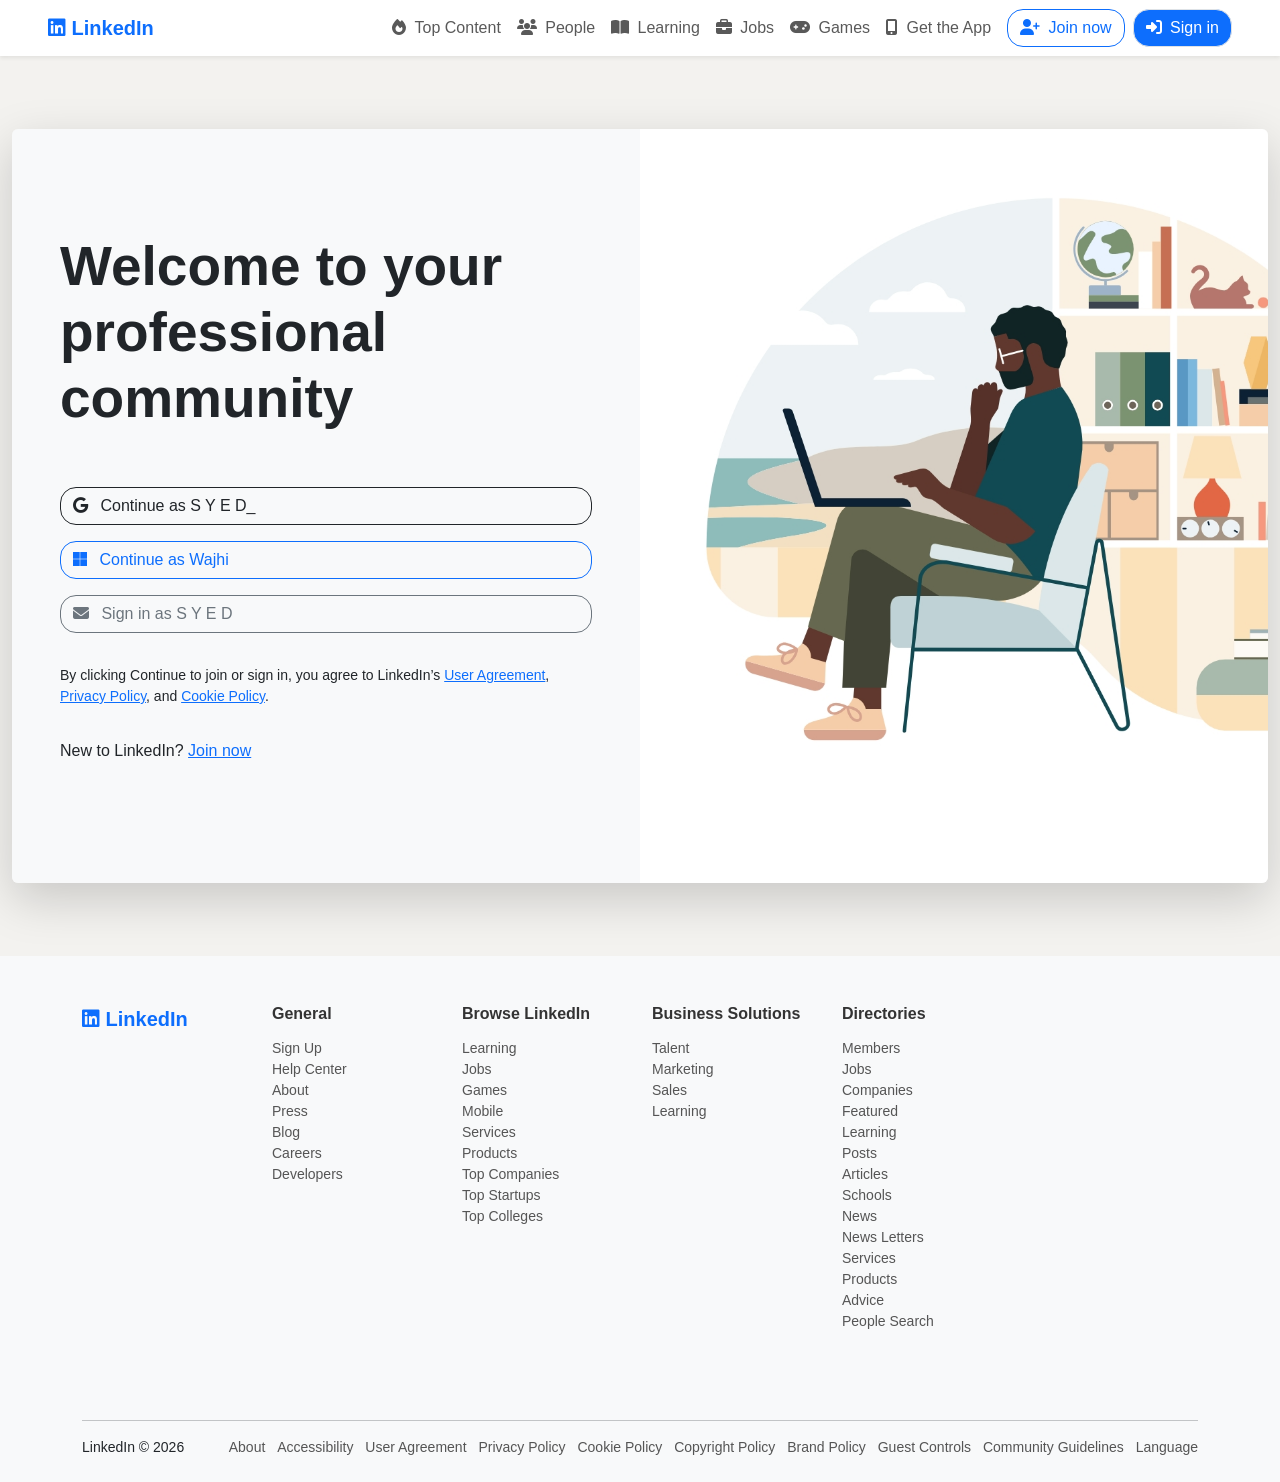
<file: index.html>
<!DOCTYPE html>
<html lang="en">

<head>
  <meta charset="UTF-8">
  <meta name="viewport" content="width=device-width, initial-scale=1.0">
  <title>Login Page</title>
  <link href="https://cdn.jsdelivr.net/npm/bootstrap@5.3.2/dist/css/bootstrap.min.css" rel="stylesheet">
  <link href="https://cdnjs.cloudflare.com/ajax/libs/font-awesome/6.5.0/css/all.min.css" rel="stylesheet">
  <link rel="stylesheet" href="./StylesFolder/style.css">
</head>

<body>

  <!-- Navbar -->
  <nav class="navbar navbar-expand-lg navbar-light bg-white shadow-sm">
    <div class="container-fluid px-5">
      <!-- Brand -->
      <a class="navbar-brand fw-bold text-primary" href="#">
        <i class="fab fa-linkedin"></i> LinkedIn
      </a>

      <button class="navbar-toggler" type="button" data-bs-toggle="collapse" data-bs-target="#navbarNav">
        <span class="navbar-toggler-icon"></span>
      </button>

      <!-- Menu -->
      <div class="collapse navbar-collapse" id="navbarNav">
        <ul class="navbar-nav ms-auto align-items-center">
          <li class="nav-item"><a class="nav-link" href="#"><i class="fas fa-fire me-1"></i> Top Content</a>
          </li>
          <li class="nav-item"><a class="nav-link" href="#"><i class="fas fa-users me-1"></i> People</a></li>
          <li class="nav-item"><a class="nav-link" href="#"><i class="fas fa-book-open me-1"></i> Learning</a>
          </li>
          <li class="nav-item"><a class="nav-link" href="#"><i class="fas fa-briefcase me-1"></i> Jobs</a>
          </li>
          <li class="nav-item"><a class="nav-link" href="#"><i class="fas fa-gamepad me-1"></i> Games</a></li>
          <li class="nav-item"><a class="nav-link" href="#"><i class="fas fa-mobile-alt me-1"></i> Get the
              App</a></li>
          <li class="nav-item"><a class="btn btn-outline-primary ms-2 rounded-4" href="#"><i
                class="fas fa-user-plus me-1"></i> Join now</a></li>
          <li class="nav-item"><a class="btn btn-primary ms-2 border rounded-4" href="login.html"><i
                class="fas fa-sign-in-alt me-1"></i> Sign in</a></li>
        </ul>
      </div>
    </div>
  </nav>

  <!-- Main -->
  <div class="container-fluid min-vh-100 d-flex align-items-center justify-content-center">
    <div class="row w-100 shadow-lg rounded overflow-hidden">

      <!-- Left Section -->
      <div class="col-lg-6 p-5 bg-light">
        <h2 class="mb-4 main-heading">Welcome to your professional community</h2>

        <button class="btn btn-outline-dark w-100 mb-3 rounded-4">
          <i class="fab fa-google me-2"></i> Continue as S Y E D_
        </button>

        <button class="btn btn-outline-primary w-100 mb-3 rounded-4">
          <i class="fab fa-microsoft me-2"></i> Continue as Wajhi
        </button>

        <button class="btn btn-outline-secondary w-100 mb-3 rounded-4">
          <i class="fas fa-envelope me-2"></i> Sign in as S Y E D
        </button>

        <p class="small mt-3">
          By clicking Continue to join or sign in, you agree to LinkedIn’s
          <a href="#">User Agreement</a>, <a href="#">Privacy Policy</a>, and <a href="#">Cookie Policy</a>.
        </p>

        <p class="mt-3">New to LinkedIn? <a href="#">Join now</a></p>
      </div>

      <!-- Right Section -->
      <div class="col-lg-6 d-flex bg-white align-items-center justify-content-center p-4">
        <div class="illustration text-center w-100">

          <img src="./pic/firstpicture.jpeg" alt="Profile" class="profile-pic mb-3" height=610px>
        </div>
      </div>

    </div>
  </div>

  <footer class="bg-light text-dark pt-5 pb-4">
    <div class="container">
      <div class="row">
        <div class="col-md-2 col-sm-6 mb-4">
          <a class="navbar-brand fw-bold text-primary" href="#">
            <i class="fab fa-linkedin"></i> LinkedIn
          </a>
        </div>

        <div class="col-md-2 col-sm-6 mb-4">
          <h6 class="fw-bold">General</h6>
          <ul class="list-unstyled">
            <li><a href="#">Sign Up</a></li>
            <li><a href="#">Help Center</a></li>
            <li><a href="#">About</a></li>
            <li><a href="#">Press</a></li>
            <li><a href="#">Blog</a></li>
            <li><a href="#">Careers</a></li>
            <li><a href="#">Developers</a></li>
          </ul>
        </div>

        <div class="col-md-2 col-sm-6 mb-4">
          <h6 class="fw-bold">Browse LinkedIn</h6>
          <ul class="list-unstyled">
            <li><a href="#">Learning</a></li>
            <li><a href="#">Jobs</a></li>
            <li><a href="#">Games</a></li>
            <li><a href="#">Mobile</a></li>
            <li><a href="#">Services</a></li>
            <li><a href="#">Products</a></li>
            <li><a href="#">Top Companies</a></li>
            <li><a href="#">Top Startups</a></li>
            <li><a href="#">Top Colleges</a></li>
          </ul>
        </div>

        <div class="col-md-2 col-sm-6 mb-4">
          <h6 class="fw-bold">Business Solutions</h6>
          <ul class="list-unstyled">
            <li><a href="#">Talent</a></li>
            <li><a href="#">Marketing</a></li>
            <li><a href="#">Sales</a></li>
            <li><a href="#">Learning</a></li>
          </ul>
        </div>

        <div class="col-md-2 col-sm-6 mb-4">
          <h6 class="fw-bold">Directories</h6>
          <ul class="list-unstyled">
            <li><a href="#">Members</a></li>
            <li><a href="#">Jobs</a></li>
            <li><a href="#">Companies</a></li>
            <li><a href="#">Featured</a></li>
            <li><a href="#">Learning</a></li>
            <li><a href="#">Posts</a></li>
            <li><a href="#">Articles</a></li>
            <li><a href="#">Schools</a></li>
            <li><a href="#">News</a></li>
            <li><a href="#">News Letters</a></li>
            <li><a href="#">Services</a></li>
            <li><a href="#">Products</a></li>
            <li><a href="#">Advice</a></li>
            <li><a href="#">People Search</a></li>
          </ul>
        </div>

      </div>

      <hr>
      <div class="d-flex flex-wrap justify-content-between align-items-center">
        <p class="mb-0">LinkedIn © 2026</p>
        <ul class="list-inline mb-0">
          <li class="list-inline-item"><a href="#">About</a></li>
          <li class="list-inline-item"><a href="#">Accessibility</a></li>
          <li class="list-inline-item"><a href="#">User Agreement</a></li>
          <li class="list-inline-item"><a href="#">Privacy Policy</a></li>
          <li class="list-inline-item"><a href="#">Cookie Policy</a></li>
          <li class="list-inline-item"><a href="#">Copyright Policy</a></li>
          <li class="list-inline-item"><a href="#">Brand Policy</a></li>
          <li class="list-inline-item"><a href="#">Guest Controls</a></li>
          <li class="list-inline-item"><a href="#">Community Guidelines</a></li>
          <li class="list-inline-item"><a href="#">Language</a></li>
        </ul>
      </div>
    </div>
  </footer>

  <!-- Bootstrap -->
  <script src="https://cdn.jsdelivr.net/npm/bootstrap@5.3.2/dist/js/bootstrap.bundle.min.js"></script>
</body>

</html>
</file>
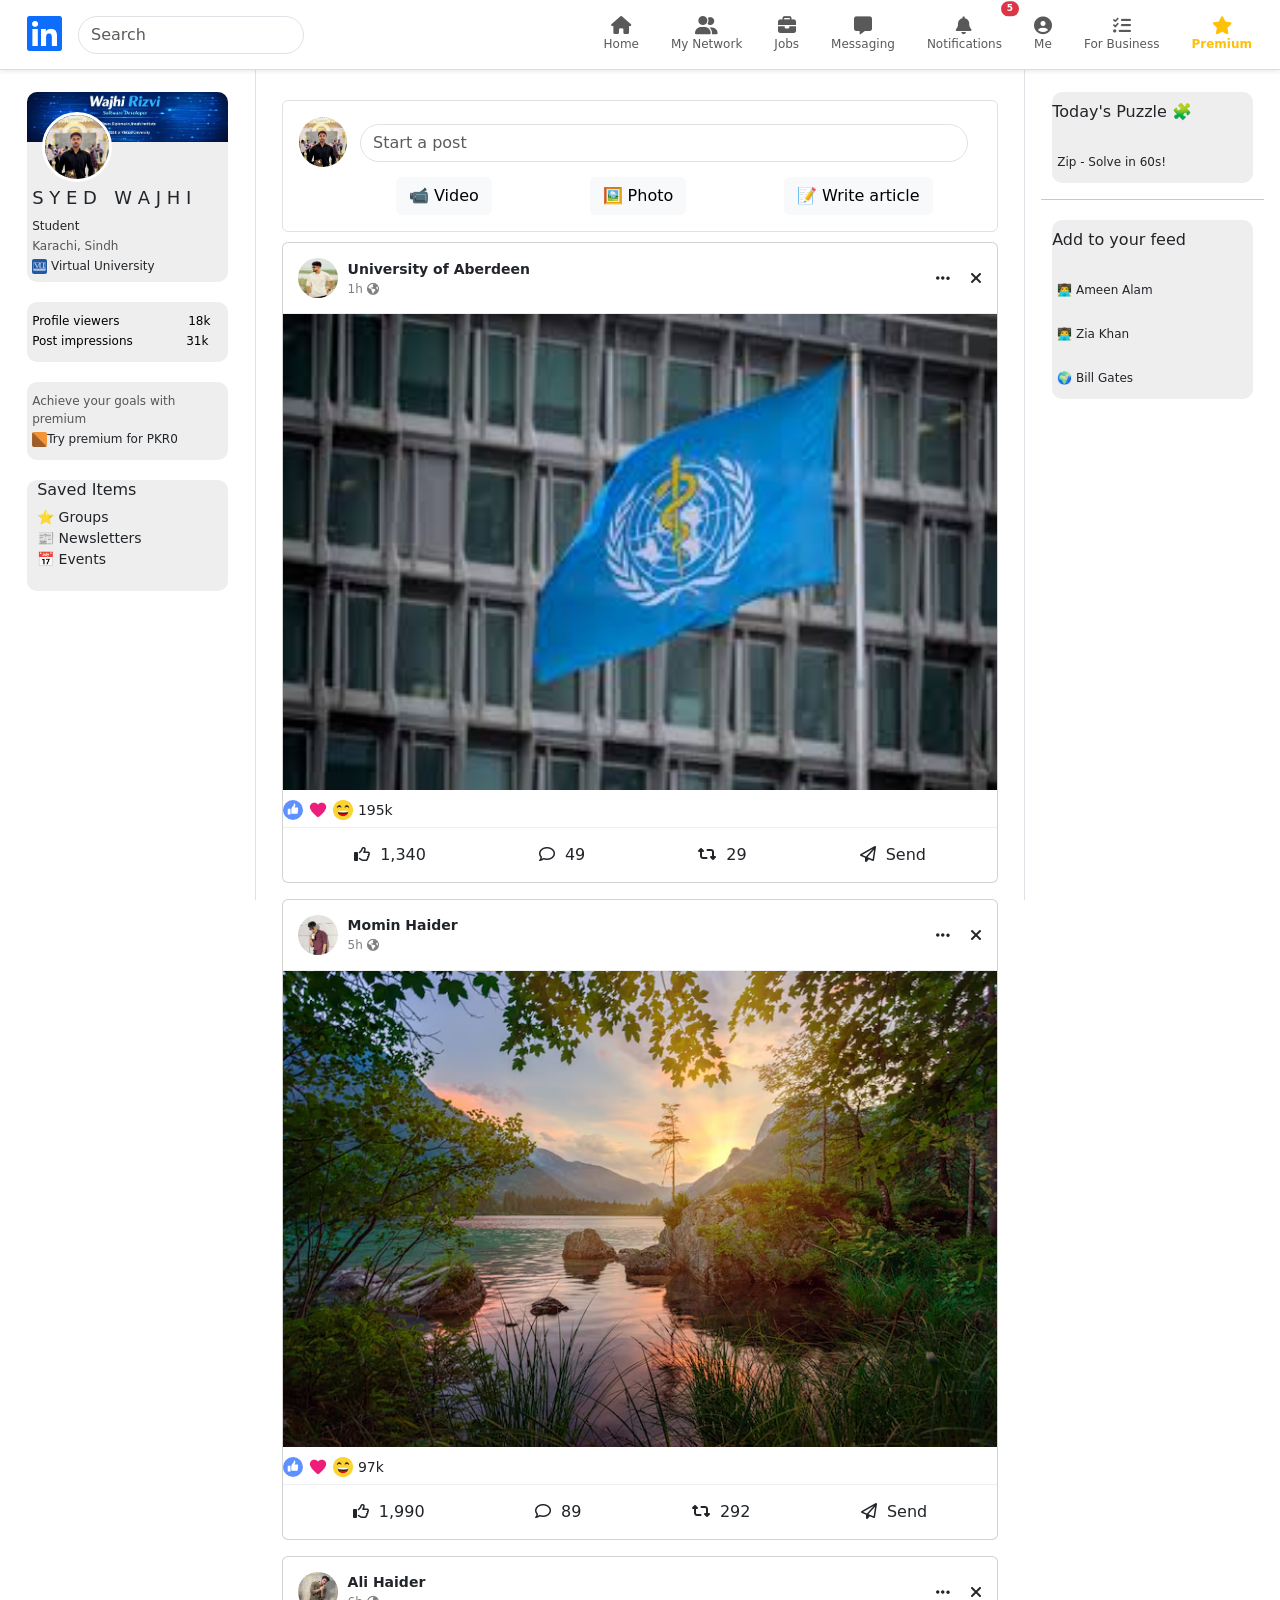
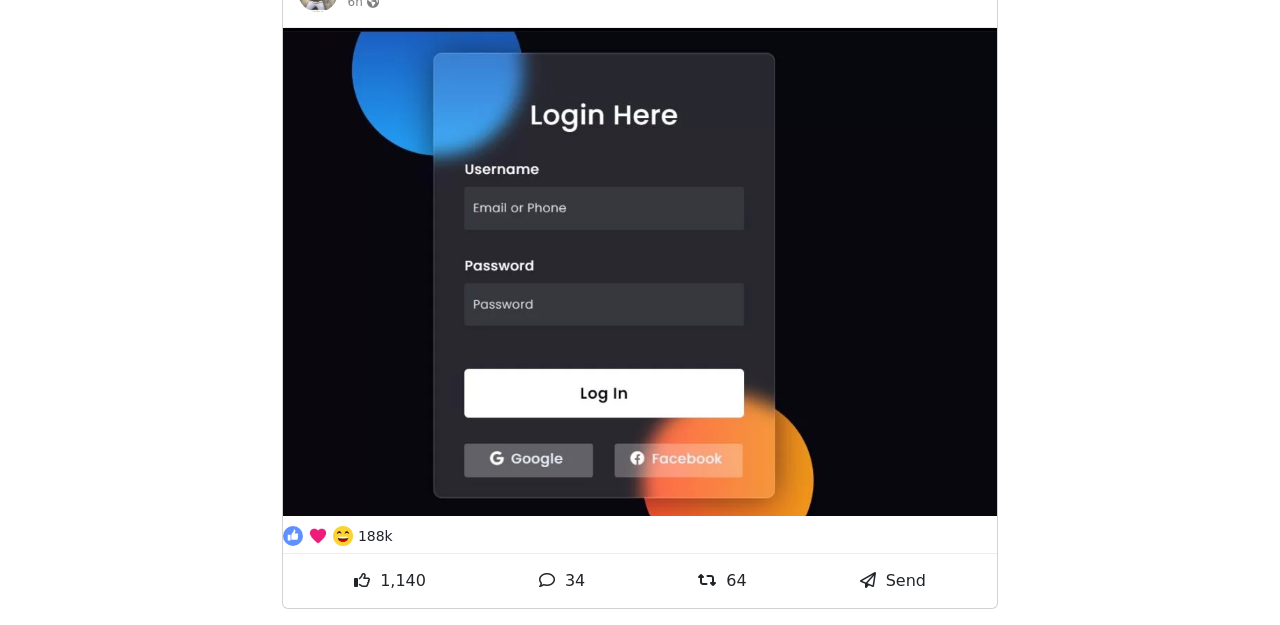
<file: feed.html>
<!DOCTYPE html>
<html lang="en">

<head>
  <meta charset="UTF-8">
  <meta name="viewport" content="width=device-width, initial-scale=1.0">
  <title>LinkedIn Style Layout</title>
  <link rel="stylesheet" href="./StylesFolder/feed.css">
  <link href="https://cdn.jsdelivr.net/npm/bootstrap@5.3.2/dist/css/bootstrap.min.css" rel="stylesheet">
  <link href="https://cdnjs.cloudflare.com/ajax/libs/font-awesome/6.5.1/css/all.min.css" rel="stylesheet">

</head>

<body>
  <!-- Navbar -->
  <nav class="navbar navbar-expand-lg shadow-sm sticky-top bg-white">
    <div class="container-fluid">
      <!-- Logo -->
      <a class="navbar-brand text-primary fw-bold" href="#">
        <i class="fa-brands fa-linkedin"></i>
      </a>

      <!-- Search -->
      <form class="d-flex me-auto">
        <input class="form-control search-bar" type="search" placeholder="Search">
        <i class="fa-brands fa-sistrix"></i>
      </form>

      <!-- Nav Icons -->
      <ul class="navbar-nav ms-auto d-flex flex-row">
        <li class="nav-item mx-2">
          <a class="nav-link" href="#"><i class="fa-solid fa-house"></i><span>Home</span></a>
        </li>
        <li class="nav-item mx-2">
          <a class="nav-link" href="#"><i class="fa-solid fa-user-group"></i><span>My Network</span></a>
        </li>
        <li class="nav-item mx-2">
          <a class="nav-link" href="#"><i class="fa-solid fa-briefcase"></i><span>Jobs</span></a>
        </li>
        <li class="nav-item mx-2">
          <a class="nav-link" href="#"><i class="fa-solid fa-message"></i><span>Messaging</span></a>
        </li>
        <li class="nav-item mx-2">
          <a class="nav-link position-relative" href="#">
            <i class="fa-solid fa-bell"></i><span>Notifications</span>
            <span class="badge bg-danger rounded-pill position-absolute top-0 start-100 translate-middle">5</span>
          </a>
        </li>
        <li class="nav-item mx-2">
          <a class="nav-link" href="index.html"><i class="fa-solid fa-circle-user"></i><span>Me</span></a>
        </li>
        <li class="nav-item mx-2">
          <a class="nav-link" href="#"><i class="fa-solid fa-list-check"></i><span>For Business</span></a>
        </li>
        <li class="nav-item mx-2">
          <a class="nav-link text-warning fw-bold" href="#"><i class="fa-solid fa-star"></i><span>Premium</span></a>
        </li>
      </ul>
    </div>
  </nav>

  <!-- Left Sidebar -->
  <div class="sidebar-left bg-white p-3 border-end">
    <div class="container-fluid leftside"> <img class="coverphoto" src="./pic/coverphoto.jpg" class="coverphoto">
      <!-- Profile pic -->
      <div class="profilepic">
        <img src="./pic/profilepic.jpeg" alt="">
      </div>

      <!-- info -->
      <div class="profile-info">
        <h4>S Y E D &nbsp; W A J H I</h4>
        <p class="left-student">Student</p>
        <p class="karachi">Karachi, Sindh</p>
        <p class="uni"><img src="./pic/vu.png"> Virtual University</p>
      </div>
    </div>

    <!-- Second box -->
    <div class="container-fluid leftside second-box">

      <!-- info -->
      <div class="profile-info">

        <p class="left-student second-box"><a href="">Profile viewers
            &nbsp;&nbsp;&nbsp;&nbsp;&nbsp;&nbsp;&nbsp;&nbsp;&nbsp;&nbsp;&nbsp;&nbsp;&nbsp;&nbsp;&nbsp;&nbsp;&nbsp;18k</a>
        </p>
        <p class="left-student"><a href="">Post
            impressions&nbsp;&nbsp;&nbsp;&nbsp;&nbsp;&nbsp;&nbsp;&nbsp;&nbsp;&nbsp;&nbsp;&nbsp;&nbsp;&nbsp;31k</a></p>

      </div>
    </div>

    <!-- third box -->
    <div class="container-fluid leftside second-box">

      <!-- info -->
      <div class="profile-info">
        <p class="karachi">Achieve your goals with premium</p>
        <p class="uni"><img src="./pic/brown&yellowBg.jpg">Try premium for PKR0</p>
      </div>
    </div>

    <!-- fourth-box -->
    <div class="container-fluid leftside forth-box">
      <h6>Saved Items</h6>
      <ul class="list-unstyled">
        <li>⭐ Groups</li>
        <li>📰 Newsletters</li>
        <li>📅 Events</li>
      </ul>
    </div>
  </div>



  <!-- Right Sidebar -->
  <div class="sidebar-right bg-white p-3 border-start">
      <!-- first box -->
    <div class="container-fluid leftside second-box">
      <div class="profile-info">
         <h6>Today's Puzzle 🧩</h6><br>
    <p>Zip - Solve in 60s!</p>
      </div>
    </div>
    <hr>
      <div class="container-fluid leftside second-box">
      <div class="profile-info">
       <h6>Add to your feed</h6><br>
    <p>👨‍💻 Ameen Alam</p><br>
    <p>👨‍💻 Zia Khan</p><br>
    <p>🌍 Bill Gates</p>
      </div>
    </div>
  </div>

  <!-- Center Feed -->
  <div class="feed">
  <!-- modal -->
<div class="media p-3 border rounded">
  <img src="./pic/profilepic.jpeg" class="mr-3 rounded-circle" style="width:50px; height:50px;" alt="Profile">

<div class="modal" id="myModal" tabindex="-1">
  <div class="modal-dialog">
    <div class="modal-content">
      <div class="modal-header">
        <h5 class="modal-title">Modal title</h5>
        <button type="button" class="btn-close" data-bs-dismiss="modal"></button>
      </div>
      <div class="modal-body">
        <p>Modal body text goes here.</p>
      </div>
    </div>
  </div>
</div>
  <div class="media-body">
   <button class="btn searchbar" data-bs-toggle="modal" data-bs-target="#myModal"> <input type="text" class="form-control" placeholder="Start a post"></button>
    <div class="d-flex justify-content-around mt-2">
      <button class="btn btn-light">📹 Video</button>
      <button class="btn btn-light">🖼️ Photo</button>
      <button class="btn btn-light">📝 Write article</button>
    </div>
  </div>
</div>

<!-- post 1 -->
    <div class="card mb-3">     
      <div class="post-body">   
<div class="post-header">
  
  <div class="left">
    <div class="post-pf">
      <img src="./pic/boy1.jpg" alt="">
    </div>

    <div class="post-info">
      <strong>University of Aberdeen</strong>
      <small>1h <i class="fa-solid fa-earth-americas"></i></small>
    </div>
  </div>

  <div class="right">
    <i class="fa-solid fa-ellipsis"></i>
    <i class="fa-solid fa-xmark"></i>
  </div>

</div>
  <img src="./pic/post1.jpg" alt="Promo Image" class="promo-img">
  <div class="promo-body">
    <p class="mt-2 like-picture">
      <img src="./pic/like.svg" alt="">
      <img src="./pic/love.png" alt="">
      <img src="./pic/smile.png" alt="">
      <small>195k</small></p>
  </div>
  <div class="promo-footer">
    <div><i class="fa-regular fa-thumbs-up"></i> 1,340</div>
    <div><i class="fa-regular fa-comment"></i> 49</div>
    <div><i class="fa-solid fa-retweet"></i> 29</div>
    <div><i class="fa-regular fa-paper-plane"></i> Send</div>
  </div>


      </div>
    </div>
    
    <!-- post 2 -->
     <div class="card mb-3">     
      <div class="post-body">   
<div class="post-header">
  
  <div class="left">
    <div class="post-pf">
      <img src="./pic/boy2.jpg" alt="">
    </div>

    <div class="post-info">
      <strong>Momin Haider</strong>
      <small>5h <i class="fa-solid fa-earth-americas"></i></small>
    </div>
  </div>

  <div class="right">
    <i class="fa-solid fa-ellipsis"></i>
    <i class="fa-solid fa-xmark"></i>
  </div>

</div>
  <img src="./pic/post2.avif" alt="Promo Image" class="promo-img">
  <div class="promo-body">
    <p class="mt-2 like-picture">
      <img src="./pic/like.svg" alt="">
      <img src="./pic/love.png" alt="">
      <img src="./pic/smile.png" alt="">
      <small>97k</small></p>
  </div>
  <div class="promo-footer">
    <div><i class="fa-regular fa-thumbs-up"></i> 1,990</div>
    <div><i class="fa-regular fa-comment"></i> 89</div>
    <div><i class="fa-solid fa-retweet"></i> 292</div>
    <div><i class="fa-regular fa-paper-plane"></i> Send</div>
  </div>


      </div>
    </div>

    <!-- post 3 -->
     <div class="card mb-3">     
      <div class="post-body">   
<div class="post-header">
  
  <div class="left">
    <div class="post-pf">
      <img src="./pic/boy3.webp" alt="">
    </div>

    <div class="post-info">
      <strong>Ali Haider</strong>
      <small>6h <i class="fa-solid fa-earth-americas"></i></small>
    </div>
  </div>

  <div class="right">
    <i class="fa-solid fa-ellipsis"></i>
    <i class="fa-solid fa-xmark"></i>
  </div>

</div>
  <img src="./pic/post3.webp" alt="Promo Image" class="promo-img">
  <div class="promo-body">
    <p class="mt-2 like-picture">
      <img src="./pic/like.svg" alt="">
      <img src="./pic/love.png" alt="">
      <img src="./pic/smile.png" alt="">
      <small>188k</small></p>
  </div>
  <div class="promo-footer">
    <div><i class="fa-regular fa-thumbs-up"></i> 1,140</div>
    <div><i class="fa-regular fa-comment"></i> 34</div>
    <div><i class="fa-solid fa-retweet"></i> 64</div>
    <div><i class="fa-regular fa-paper-plane"></i> Send</div>
  </div>


      </div>
    </div>
  </div>

  <!-- Bootstrap -->
  <script src="https://cdn.jsdelivr.net/npm/bootstrap@5.3.2/dist/js/bootstrap.bundle.min.js"></script>
</body>

</html>
</file>
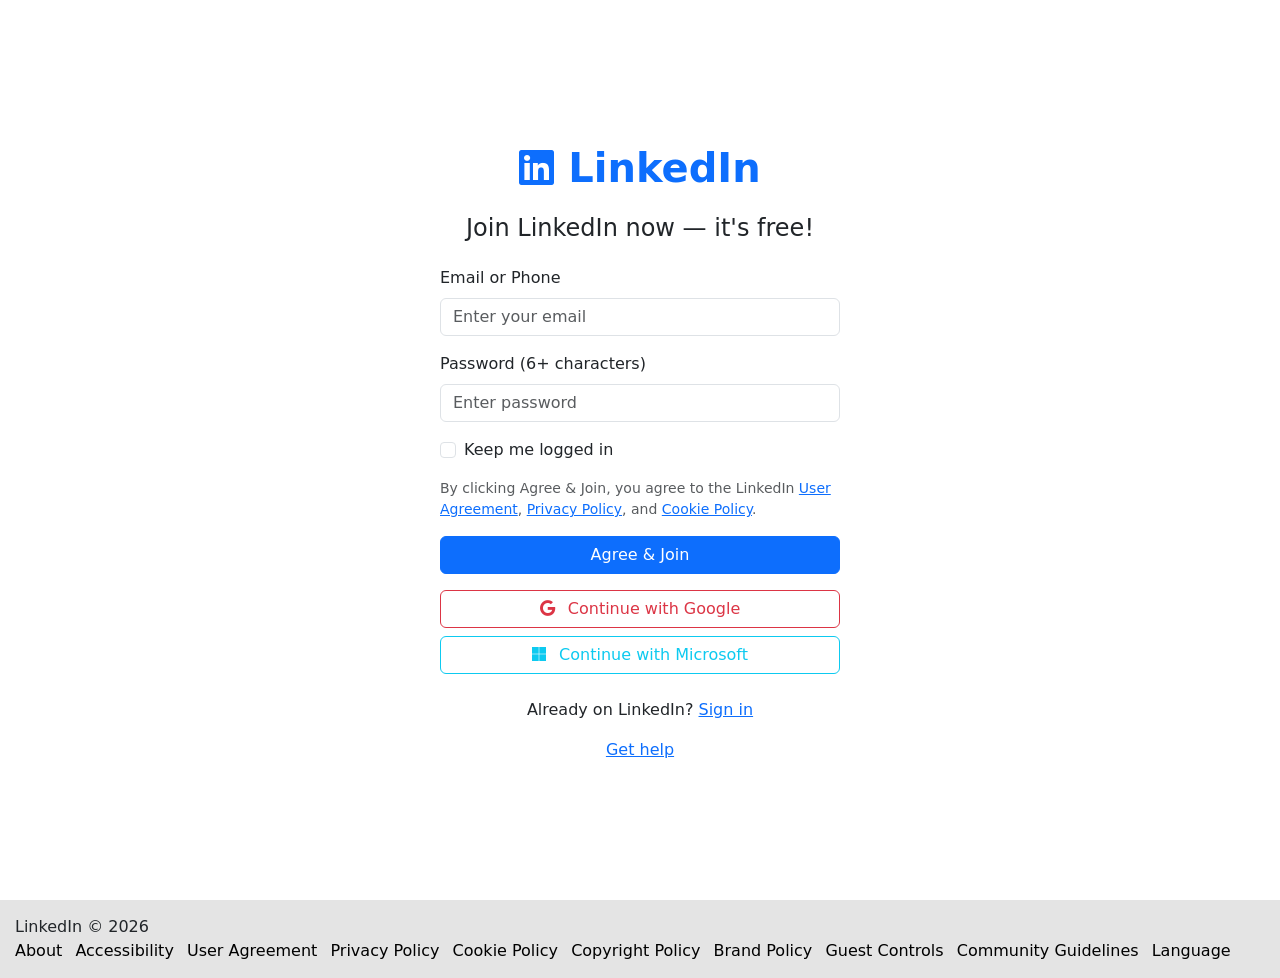
<file: login.html>
<!DOCTYPE html>
<html lang="en">

<head>
  <meta charset="UTF-8">
  <meta name="viewport" content="width=device-width, initial-scale=1.0">
  <title>LinkedIn Style Sign Up</title>
  <!-- Bootstrap CSS -->
  <link href="https://cdn.jsdelivr.net/npm/bootstrap@5.3.2/dist/css/bootstrap.min.css" rel="stylesheet">
  <!-- FontAwesome -->
  <link href="https://cdnjs.cloudflare.com/ajax/libs/font-awesome/6.5.0/css/all.min.css" rel="stylesheet">
  <link rel="stylesheet" href="StylesFolder/login.css">
</head>

<body>

  <div class="container d-flex flex-column align-items-center justify-content-center min-vh-100">

    <!-- Logo -->
    <div class="mb-3 size">
      <a class="navbar-brand fw-bold text-primary" href="#">
        <i class="fab fa-linkedin"></i> LinkedIn
      </a>
    </div>

    <!-- Heading -->
    <h4 class="mb-4 text-center">Join LinkedIn now — it's free!</h4>

    <!-- Sign Up Form -->
    <form class="w-100" style="max-width:400px;">
      <div class="mb-3">
        <label for="email" class="form-label">Email or Phone</label>
        <input type="email" class="form-control" id="email" placeholder="Enter your email">
      </div>

      <div class="mb-3">
        <label for="password" class="form-label">Password (6+ characters)</label>
        <input type="password" class="form-control" id="password" placeholder="Enter password">
      </div>

      <div class="form-check mb-3">
        <input class="form-check-input" type="checkbox" id="keepLoggedIn">
        <label class="form-check-label" for="keepLoggedIn">
          Keep me logged in
        </label>
      </div>

      <p class="small text-muted mb-3">
        By clicking Agree & Join, you agree to the LinkedIn
        <a href="#">User Agreement</a>, <a href="#">Privacy Policy</a>, and <a href="#">Cookie Policy</a>.
      </p>

      <a href="feed.html" class="btn btn-primary w-100 mb-3">
        Agree & Join
      </a>

      <!-- Social Login -->
      <button type="button" class="btn btn-outline-danger w-100 mb-2">
        <i class="fa-brands fa-google me-2"></i> Continue with Google
      </button>
      <button type="button" class="btn btn-outline-info w-100 mb-2">
        <i class="fa-brands fa-microsoft me-2"></i> Continue with Microsoft
      </button>

      <!-- Sign In -->
      <div class="text-center mt-3">
        <p>Already on LinkedIn? <a href="#">Sign in</a></p>
        <a href="#">Get help</a>
      </div>
    </form>
  </div>

  <footer>
    <div class="d-flex flex-wrap justify-content-between align-items-center">
      <p class="mb-0">LinkedIn © 2026</p>
      <ul class="list-inline mb-0">
        <li class="list-inline-item"><a href="#">About</a></li>
        <li class="list-inline-item"><a href="#">Accessibility</a></li>
        <li class="list-inline-item"><a href="#">User Agreement</a></li>
        <li class="list-inline-item"><a href="#">Privacy Policy</a></li>
        <li class="list-inline-item"><a href="#">Cookie Policy</a></li>
        <li class="list-inline-item"><a href="#">Copyright Policy</a></li>
        <li class="list-inline-item"><a href="#">Brand Policy</a></li>
        <li class="list-inline-item"><a href="#">Guest Controls</a></li>
        <li class="list-inline-item"><a href="#">Community Guidelines</a></li>
        <li class="list-inline-item"><a href="#">Language</a></li>
      </ul>
    </div>
  </footer>

  <!-- Bootstrap JS -->
  <script src="https://cdn.jsdelivr.net/npm/bootstrap@5.3.2/dist/js/bootstrap.bundle.min.js"></script>
</body>

</html>
</file>
<file: StylesFolder/style.css>
body {
  background: #f3f2ef;
  font-family: Arial, sans-serif;
}

body {
  background: #f3f2ef;
  font-family: Arial, sans-serif;
}

.mb-4 {
  margin-bottom: 3.5rem !important;
}

.btn {
  text-align: left;
  font-size: 1rem;
}

.navbar-brand {
  font-size: 1.25rem;
}

.illustration {
  padding: 40px;
}

.profile-pic {
  object-fit: cover;
}

.row {
  min-height: 100%;
}

.col-lg-6 {
  display: flex;
  flex-direction: column;
  justify-content: center;
}

.profile-pic.mb-3 {
  height: 610px !important;
}

.main-heading {
  font-size: 55px;
  font-weight: 700;
  line-height: 1.2;
}

footer {
  font-size: 14px;
}

footer h6 {
  margin-bottom: 15px;
  color: #333;
}

footer a {
  text-decoration: none;
  color: #555;
}

footer a:hover {
  color: #0a66c2;
}


@media (max-width: 992px) {
  .illustration i {
    font-size: 1.5rem;
  }

  .illustration p {
    font-size: 1rem;
  }

  .main-heading {
    font-size: 45px;
    font-weight: 700;
    line-height: 1.2;
  }
}

@media (max-width: 768px) {

  .btn {
    font-size: 0.9rem;
  }

  .main-heading {
    font-size: 45px;
    font-weight: 700;
    line-height: 1.2;
  }

}

@media (max-width: 576px) {

  .btn {
    font-size: 0.8rem;
    padding: 8px;
  }

  .illustration i {
    font-size: 1.2rem;
  }

  .illustration p {
    font-size: 0.9rem;
  }

  .profile-pic.mb-3 {
    height: 410px !important;
  }

  .main-heading {
    font-size: 30px;
    font-weight: 700;
    line-height: 1.2;
  }
}
</file>
<file: StylesFolder/feed.css>
body {
   background-color: #f3f2ef;
 }

 .navbar {
   position: fixed;
   top: 0;
   width: 100%;
   z-index: 1000;
 }

 .navbar {
   position: fixed;
   top: 0;
   width: 100%;
   z-index: 1000;
   background-color: #fff;
   border-bottom: 1px solid #ddd;
 }

 .nav-item {
   text-align: center;
   font-size: 12px;
 }

 .nav-item i {
   display: block;
   font-size: 18px;
 }

 .search-bar {
   width: 250px;
 }

 .navbar-brand.text-primary.fw-bold {
   margin-left: 15px;
 }

 .fa-brands.fa-linkedin {
   font-size: 40px;
 }

 .d-flex.me-auto {
   align-items: center;
 }

 .fa-brands.fa-sistrix {
   display: none;
 }

 /* left side */
 .container-fluid.leftside {
   background-color: rgba(199, 199, 199, 0.31);
   margin-top: 20px;
   width: 90%;
   max-height: 215px;
   position: relative;
   padding: 0;
   border-radius: 10px;
   padding-bottom: 5px;
 }

 .container-fluid.leftside.second-box {
   padding: 10px 0;
 }

 .coverphoto {
   height: 50px;
   width: 100%;
   display: block;
   object-fit: cover;
   border-top-left-radius: 10px;
   border-top-right-radius: 10px;
 }

 .profilepic {
   width: 70px;
   height: 70px;
   border-radius: 50%;
   overflow: hidden;
   position: absolute;
   left: 25%;
   top: 20px;
   transform: translateX(-50%);
   border: 3px solid white;
 }

 .profilepic img {
   width: 100%;
   height: 100%;
   object-fit: cover;
 }

 .profile-info h4 {
   margin-top: 45px;
   padding-left: 5px;
   font-size: 18px;
 }

 .profile-info p {
   padding-left: 5px;
   margin-bottom: 2px;
   font-size: 12px;
 }

 .karachi {
   color: #565656;
 }

 .profile-info p img {
   border-radius: 2px;
   height: 15px;
   width: 15px;
 }

 .profile-info p a {
   text-decoration: none;
   color: black;
 }

 .profile-info p a:hover {
   color: blue;
 }

 .container-fluid.leftside.forth-box h6,
 .container-fluid.leftside.forth-box li {
   padding-left: 10px;
 }

 .container-fluid.leftside.forth-box ul li {
   font-size: 14px;
 }

 /* feed */
 .feed {
   margin-top: 30px !important;
 }

 .media.p-3.border.rounded {
   margin-bottom: 10px;
 }

 .media-body {
   width: 100%;
 }

 .btn.searchbar,
 .form-control {
   width: 100%;
   border-radius: 50px !important;
 }

 .media.p-3.border.rounded {
   display: flex;
 }

 /* post */

 .post-header {
   display: flex;
   justify-content: space-between;
   align-items: center;
 }

 /* LEFT SIDE */
 .left {
   display: flex;
   align-items: center;
   gap: 10px;
 }

 .post-pf img {
   width: 40px;
   height: 40px;
   border-radius: 50%;
   object-fit: cover;
 }

 .post-info {
   display: flex;
   flex-direction: column;
 }

 .post-info strong {
   font-size: 14px;
 }

 .post-info small {
   font-size: 12px;
   color: gray;
 }

 .right {
   display: flex;
   gap: 10px;
   cursor: pointer;
 }

 .fa-solid.fa-ellipsis {
   padding-right: 10px;
 }

 .post-header {
   padding: 15px;
   border-bottom: 1px solid #eee;
   display: flex;
   justify-content: space-between;
   align-items: center;
 }

 .mt-2.like-picture img {
   width: 20px;
 }

 .mt-2.like-picture {
   margin-bottom: 5px;
   margin-top: 5px;
 }

 .promo-body h2 {
   font-weight: bold;
   margin-bottom: 10px;
 }

 .promo-footer {
   padding: 15px;
   border-top: 1px solid #eee;
   display: flex;
   justify-content: space-around;
 }

 .promo-footer i {
   margin-right: 5px;
 }

 .promo-img {
   width: 100%;
   height: auto;
   object-fit: cover;
 }


 @media (max-width: 992px) {
   .search-bar {
     width: 150px;
   }

   .nav-item span {
     display: none;
   }
 }

 @media (max-width: 576px) {
   .search-bar {
     display: block;
   }

   .fa-brands.fa-sistrix {
     display: block;
   }

   .form-control.search-bar {
     display: none;
   }

   .navbar-brand.text-primary.fw-bold {
     margin-left: 5px;
   }

   .fa-brands.fa-linkedin {
     font-size: 30px;
   }
 }

 .sidebar-left,
 .sidebar-right {
   position: fixed;
   top: 56px;
   height: calc(100% - 56px);
   overflow-y: auto;
 }

 .sidebar-left {
   left: 0;
   width: 20%;
 }

 .sidebar-right {
   right: 0;
   width: 20%;
 }

 .feed {
   margin-top: 70px;
   margin-left: 22%;
   margin-right: 22%;
 }

 @media (max-width: 992px) {

   .sidebar-left,
   .sidebar-right {
     display: none;
   }

   .feed {
     margin: 70px auto;
     width: 95%;
   }
 }
</file>
<file: StylesFolder/login.css>
.mb-3.size {
    font-size: 40px;
}

.d-flex.flex-wrap.justify-content-between.align-items-center {
    background-color: rgba(195, 195, 195, 0.455);
    padding: 15px;
}

.list-inline-item a {
    text-decoration: none;
    color: black;
}
</file>
